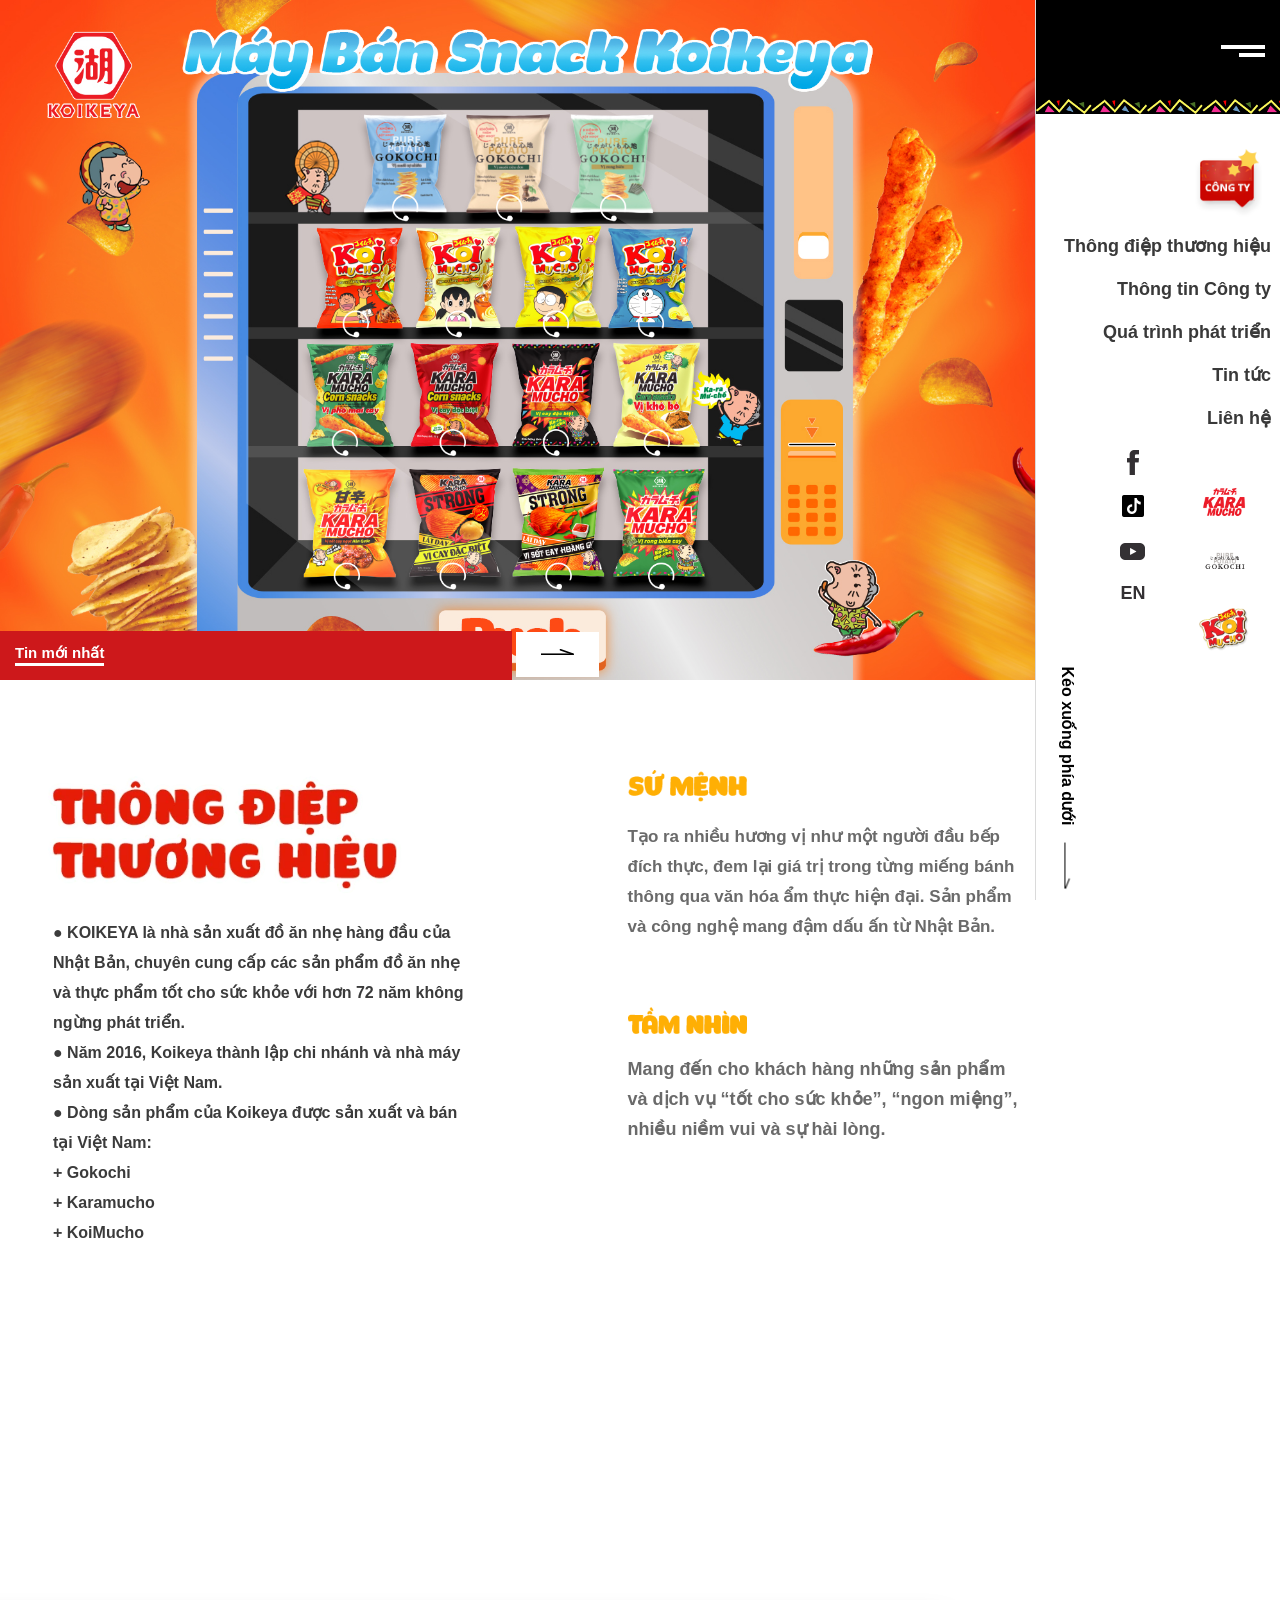
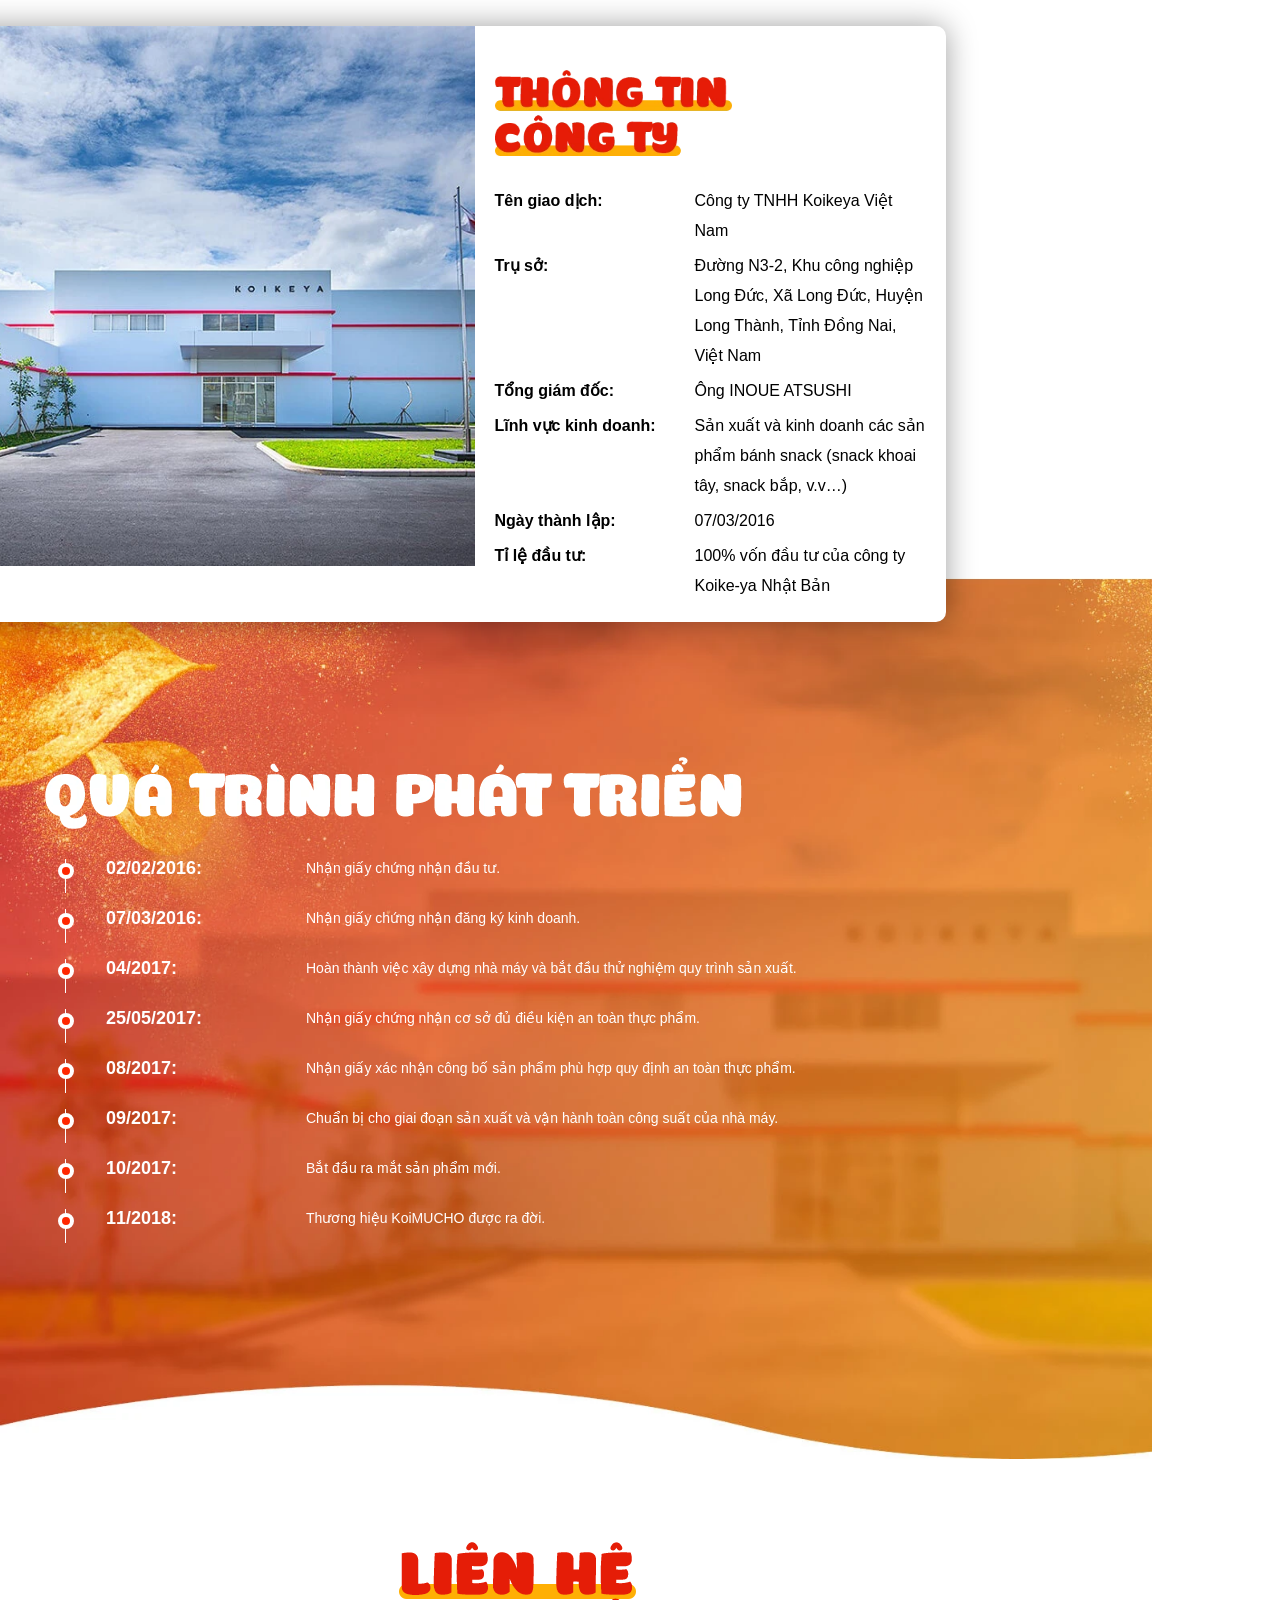
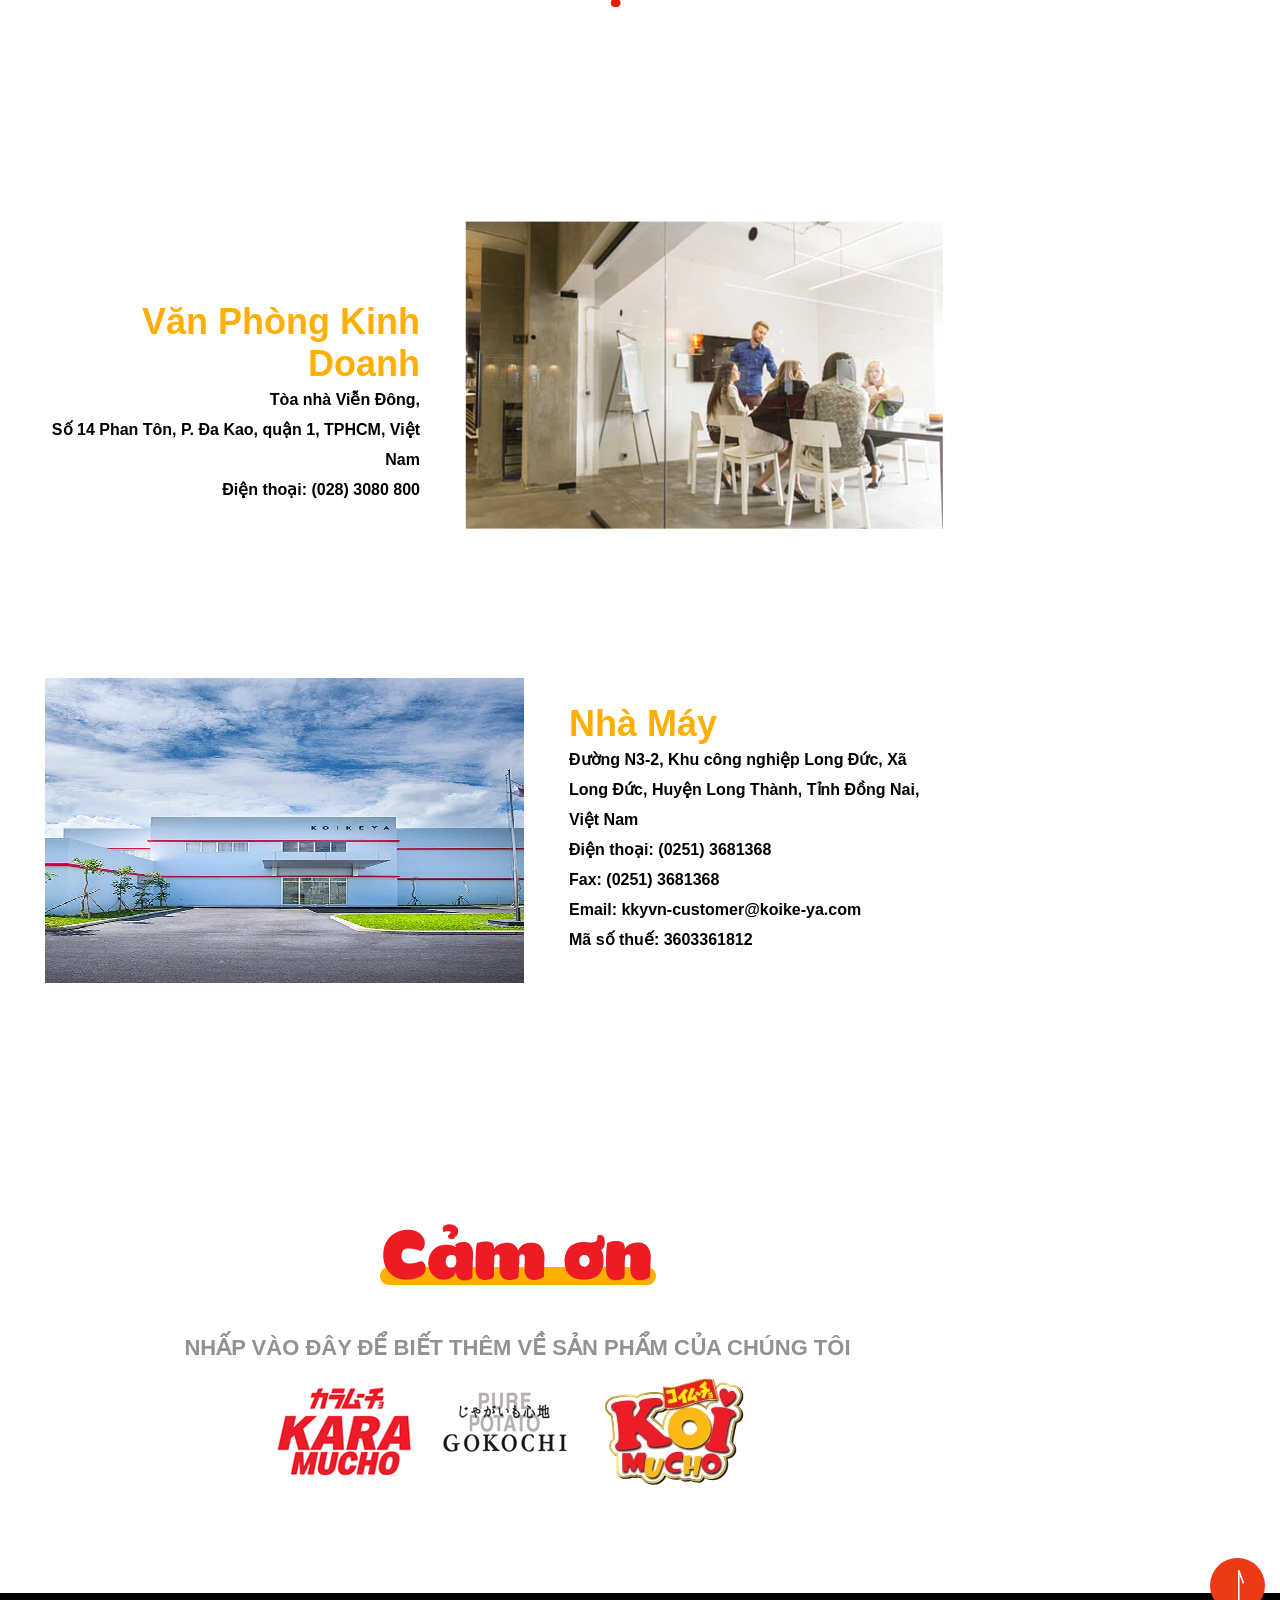
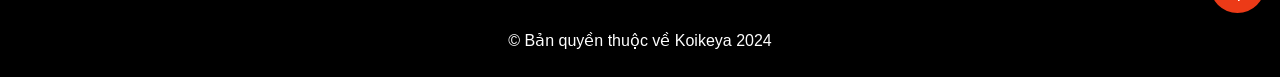
<file: corporate.html>
<!DOCTYPE html>
<html lang="en">
  <head>
    <meta charset="UTF-8" />
    <meta
      name="viewport"
      content="width=device-width, initial-scale=1, shrink-to-fit=no"
    />
    <link
      rel="stylesheet"
      href="https://cdn.jsdelivr.net/npm/bootstrap@4.3.1/dist/css/bootstrap.min.css"
      integrity="sha384-ggOyR0iXCbMQv3Xipma34MD+dH/1fQ784/j6cY/iJTQUOhcWr7x9JvoRxT2MZw1T"
      crossorigin="anonymous"
    />
    <title>Corporate Site | Koikeya</title>
    <meta name="author" content="Corporate Site" />
    <meta
      property="og:image"
      content="./assets/main-img/banner-corporate.jpg"
    />
    <link
      rel="icon"
      type="image/x-icon"
      href="./assets/main-img/logo-web.png"
    />
    <link rel="stylesheet" href="./corporate.css" />
    <link rel="stylesheet" href="./responsive-corporate.css" />
    <script src="https://ajax.googleapis.com/ajax/libs/jquery/3.7.1/jquery.min.js"></script>
    <script src="corporate.js"></script>
  </head>

  <body>
    <div class="row w-100 p-0 m-0">
      <div
        class="corporate-left"
        data-bs-spy="scroll"
        data-bs-target="#list-example"
        data-bs-offset="0"
        class="scrollspy-example"
        tabindex="0"
      >
        <div class="banner" id="banner">
          <img
            src="./assets/main-img/banner-corporate.jpg"
            alt=""
            class="nav-banner"
          />
          <div class="banner-bottom">
            <div class="content">
              <h2>Tin mới nhất</h2>
            </div>
            <div class="btn">
              <a href=""></a>
            </div>
          </div>
        </div>
        <div id="brand-message" class="section-brand">
          <div class="section-brand-message p-5">
            <img
              src="./assets/main-img/brand-message-vi.d3478b57.webp"
              alt=""
              width="84%"
              class="mt-5 mb-4"
            />
            <p>
              ● KOIKEYA là nhà sản xuất đồ ăn nhẹ hàng đầu của Nhật Bản, chuyên
              cung cấp các sản phẩm đồ ăn nhẹ và thực phẩm tốt cho sức khỏe với
              hơn 72 năm không ngừng phát triển.
              <br />
              ● Năm 2016, Koikeya thành lập chi nhánh và nhà máy sản xuất tại
              Việt Nam.
              <br />
              ● Dòng sản phẩm của Koikeya được sản xuất và bán tại Việt Nam:
              <br />
              + Gokochi
              <br />+ Karamucho <br />+ KoiMucho
            </p>
          </div>
          <div class="mission-container">
            <div class="content-mission">
              <img
                src="./assets/main-img/download (5).png"
                alt=""
                width="30%"
              />
              <div>
                Tạo ra nhiều hương vị như một người đầu bếp đích thực, đem lại
                giá trị trong từng miếng bánh thông qua văn hóa ẩm thực hiện
                đại. Sản phẩm và công nghệ mang đậm dấu ấn từ Nhật Bản.
              </div>
            </div>
            <div class="content-vision">
              <img
                src="./assets/main-img/download (6).png"
                alt=""
                width="30%"
              />
              <div>
                Mang đến cho khách hàng những sản phẩm và dịch vụ “tốt cho sức
                khỏe”, “ngon miệng”, nhiều niềm vui và sự hài lòng.
              </div>
            </div>
          </div>
        </div>
        <div id="company-info" class="wh-100">
          <div class="container w-100">
            <div class="company-info_wrap d-flex">
              <div class="company-img">
                <img
                  src="./assets/main-img/koikeya.e0953440.webp"
                  alt=""
                  width="540px"
                  height="540px"
                />
              </div>
              <div class="company-content w-100">
                <img
                  src="./assets/main-img/company-info-vi.87ea4a58 (1).webp"
                  alt=""
                  width="55%"
                />
                <ul class="w-100">
                  <li class="w-100">
                    <p class="title">Tên giao dịch:</p>
                    <p class="content text-left">
                      Công ty TNHH Koikeya Việt Nam
                    </p>
                  </li>
                  <li class="w-100">
                    <p class="title">Trụ sở:</p>
                    <p class="content">
                      Đường N3-2, Khu công nghiệp Long Đức, Xã Long Đức, Huyện
                      Long Thành, Tỉnh Đồng Nai, Việt Nam
                    </p>
                  </li>
                  <li class="w-100">
                    <p class="title">Tổng giám đốc:</p>
                    <p class="content">Ông INOUE ATSUSHI</p>
                  </li>
                  <li class="w-100">
                    <p class="title">Lĩnh vực kinh doanh:</p>
                    <p class="content">
                      Sản xuất và kinh doanh các sản phẩm bánh snack (snack
                      khoai tây, snack bắp, v.v…)
                    </p>
                  </li>
                  <li class="w-100">
                    <p class="title">Ngày thành lập:</p>
                    <p class="content">07/03/2016</p>
                  </li>
                  <li class="w-100">
                    <p class="title">Tỉ lệ đầu tư:</p>
                    <p class="content">
                      100% vốn đầu tư của công ty Koike-ya Nhật Bản
                    </p>
                  </li>
                </ul>
              </div>
            </div>
          </div>
        </div>
        <div id="other" class="section-other">
          <div class="container">
            <div class="section-other__content">
              <h2 class="">
                <img src="./assets/main-img/other-vi.a09af81f.webp" alt="" />
              </h2>
              <ul>
                <li>
                  <div>02/02/2016:</div>
                  <p>Nhận giấy chứng nhận đầu tư.</p>
                </li>
              </ul>
              <ul>
                <li>
                  <div>07/03/2016:</div>
                  <p>Nhận giấy chứng nhận đăng ký kinh doanh.</p>
                </li>
              </ul>
              <ul>
                <li>
                  <div>04/2017:</div>
                  <p>
                    Hoàn thành việc xây dựng nhà máy và bắt đầu thử nghiệm quy
                    trình sản xuất.
                  </p>
                </li>
              </ul>
              <ul>
                <li>
                  <div>25/05/2017:</div>
                  <p>
                    Nhận giấy chứng nhận cơ sở đủ điều kiện an toàn thực phẩm.
                  </p>
                </li>
              </ul>
              <ul>
                <li>
                  <div>08/2017:</div>
                  <p>
                    Nhận giấy xác nhận công bố sản phẩm phù hợp quy định an toàn
                    thực phẩm.
                  </p>
                </li>
              </ul>
              <ul>
                <li>
                  <div>09/2017:</div>
                  <p>
                    Chuẩn bị cho giai đoạn sản xuất và vận hành toàn công suất
                    của nhà máy.
                  </p>
                </li>
              </ul>
              <ul>
                <li>
                  <div>10/2017:</div>
                  <p>Bắt đầu ra mắt sản phẩm mới.</p>
                </li>
              </ul>
              <ul>
                <li>
                  <div>11/2018:</div>
                  <p>Thương hiệu KoiMUCHO được ra đời.</p>
                </li>
              </ul>
            </div>
          </div>
        </div>
        <div class="contact" id="contact">
          <div class="container">
            <img
              src="./assets/main-img/download (8).png"
              alt=""
              class="contact-title-img"
            />
            <div class="contact-wrap">
              <div class="contact-content">
                <div class="section-contact">
                  <div>
                    <h3>Văn Phòng Kinh Doanh</h3>
                    <p class="address-first">Tòa nhà Viễn Đông,</p>
                    <p>Số 14 Phan Tôn, P. Đa Kao, quận 1, TPHCM, Việt Nam</p>
                    <a href="tel:+842873080800">Điện thoại: (028) 3080 800</a>
                  </div>
                  <div>
                    <img
                      src="./assets/main-img/contact-img01.9b5e8e70.webp"
                      alt=""
                    />
                  </div>
                </div>
                <div class="section-contact">
                  <div>
                    <img
                      src="./assets/main-img/contact-img02.76fb9b3e.png"
                      alt=""
                    />
                  </div>
                  <div class="reverse">
                    <h3>Nhà Máy</h3>
                    <p class="address">
                      Đường N3-2, Khu công nghiệp Long Đức, Xã Long Đức, Huyện
                      Long Thành, Tỉnh Đồng Nai, Việt Nam
                    </p>
                    <a href="tel:+842513681368" class="phone"
                      >Điện thoại: (0251) 3681368</a
                    >
                    <p class="fax">Fax: (0251) 3681368</p>
                    <a href="mailto:kkyvn-customer@koike-ya.com" class="email"
                      >Email: kkyvn-customer@koike-ya.com</a
                    >
                    <p class="tax">Mã số thuế: 3603361812</p>
                  </div>
                </div>
              </div>
            </div>
          </div>
        </div>
        <div class="thank-you">
          <div>
            <img src="./assets/main-img/thank-you.png" alt="" class="mb-5" />
          </div>
          <p>NHẤP VÀO ĐÂY ĐỂ BIẾT THÊM VỀ SẢN PHẨM CỦA CHÚNG TÔI</p>
          <div class="d-flex justify-content-center logo-bottom">
            <a href="./karamucho.html">
              <img
                src="./assets/main-img/menu-logo-karamucho.c466da1b.png"
                alt=""
              />
            </a>
            <a href="./gokochi.html">
              <img src="./assets/main-img/menu-logo-gokochi.png" alt="" />
            </a>
            <a href="./koimucho.html">
              <img src="./assets/main-img/koi-mucho.43d8c88e.webp" alt="" />
            </a>
          </div>
        </div>
      </div>
      <div class="corporate-right" id="list-example" class="list-group">
        <div class="d-flex flex-column vh-100 ">
          <div class="w-100 navbar-wrap fixed-left">
            <div class="navbar-inner d-flex justify-content-end ">
              <div class="nav-logo">
                <img src="./assets/main-img/logo.1ca9125c.webp" />
              </div>
              <div class="navbar-btn" id="navbar-btn">
                <span></span>
                <span></span>
              </div>
            </div>
          </div>
          <div class="navbar-content">
            <div class="btn-navbar-content">
              <img src="./assets/main-img/close.png" alt="" id="close-img" />
            </div>
            <div class="navbar-content_wrap">
              <div class="nav-content_list">
                <div class="nav-content_item">
                  <a href="index.html">Trang chủ</a>
                </div>
                <div class="nav-content_item ">
                  <a href="" class="active">Website Công Ty</a>
                </div>
                <div class="nav-content_item">
                  <a href="./karamucho.html">KARAMUCHO</a>
                </div>
                <div class="nav-content_item">
                  <a href="./koimucho.html">KoiMUCHO</a>
                </div>
                <div class="nav-content_item">
                  <a href="./gokochi.html">Gokochi</a>
                </div>
                <div class="nav-content_logo">
                  <a
                    href="./karamucho.html"
                    class="nav-content__logo__karamocho"
                    ><img
                      src="./assets/main-img/menu-logo-karamucho.c466da1b.png"
                      alt=""
                      width="280px"
                      height="250px"
                  /></a>
                  <a href="./gokochi.html" class="nav-content__logo__koimocho"
                    ><img src="./assets/gokochi/Logo Gokochi.jpg" alt=""
                  /></a>
                  <a href="./koimucho.html" class="nav-content__logo__koimocho"
                    ><img
                      src="./assets/main-img/menu-logo-koimucho.8d4b4646.webp"
                      alt=""
                  /></a>
                </div>
                <div class="nav-content_social">
                  <a href="https://www.facebook.com/Karamucho.Vn/"
                    ><img src="./assets/main-img/download (16).png" alt=""
                  /></a>
                  <a href="https://www.tiktok.com/@koikeya_snack"
                    ><img src="./assets/main-img/tiktok.png" alt=""
                  /></a>
                  <a
                    href="https://www.youtube.com/channel/UCUNnWTLL2CyNMmF2dpbd9xg"
                    ><img src="./assets/main-img/download (17).png" alt=""
                  /></a>
                  <a href="javascript:void(0);" id="language">EN</a>
                </div>
              </div>
            </div>
          </div>
          <div class="w-100 navbar-scroll">
            <div class="w-100 d-flex justify-content-end">
              <img
                src="./assets/main-img/icon-corp-vi.7eacaf6f.webp"
                alt=""
                class="company-icon"
              />
            </div>
            <div class="w-100 d-flex flex-column align-items-end">
              <div class="nav-scroll_item">
                <a href="#brand-message"> Thông điệp thương hiệu </a>
              </div>
              <div class="nav-scroll_item">
                <a href="#company-info"> Thông tin Công ty </a>
              </div>
              <div class="nav-scroll_item">
                <a href="#other"> Quá trình phát triển </a>
              </div>
              <div class="nav-scroll_item">
                <a href="#contact"> Tin tức </a>
              </div>
              <div class="nav-scroll_item">
                <a href="#contact"> Liên hệ </a>
              </div>
            </div>
            <div class="d-flex justify-content-around">
              <div>
                <div class="scroll-down vi">
                  <a href="#">Kéo xuống phía dưới</a>
                </div>
              </div>
              <div class="navbar-scroll_social">
                <a href="https://www.facebook.com/Karamucho.Vn/"
                  ><img
                    src="./assets/main-img/download (3).png"
                    alt=""
                    width="12px"
                    height="25px"
                /></a>
                <a href="https://www.tiktok.com/@koikeya_snack"
                  ><img
                    src="./assets/main-img/icons8-tiktok-30.png"
                    alt=""
                    href="https://www.tiktok.com/@koikeya_snack"
                /></a>
                <a
                  href="https://www.youtube.com/channel/UCUNnWTLL2CyNMmF2dpbd9xg"
                  ><img src="./assets/main-img/download (4).png" alt=""
                /></a>
                <a href="javascript:void(0)" id="language-bottom">EN</a>
              </div>
              <div class="navbar-scroll_logo">
                <a href="./karamucho.html"
                  ><img
                    src="./assets/main-img/menu-logo-karamucho.c466da1b.png"
                    alt=""
                /></a>
                <a href="./gokochi.html">
                  <img src="./assets/gokochi/Logo Gokochi.jpg" alt="" />
                </a>
                <a href="./koimucho.html">
                  <img
                    src="./assets/main-img/menu-logo-koimucho.8d4b4646.webp"
                    alt=""
                  />
                </a>
              </div>
            </div>
          </div>
        </div>
      </div>
      <footer>
        <div class="copyright">
          <div class="back-top"></div>
          <span>© Bản quyền thuộc về Koikeya 2024</span>
        </div>
      </footer>
    </div>
  </body>
</html>
</file>
<file: corporate.css>
body {
    /* overflow: hidden; */
}

.corporate-left {
    max-width: calc(100% - 245px);
}

.corporate-right {
    width: 245px;
    max-height: 100vh;
    border-left: 1px solid #dadada;
    background-color: white;
    position: fixed;
    right: 0;
}

.navbar-wrap {
    padding: 15px 15px 30px 15px;
    background: #000 url("./assets/main-img/download\ \(1\).png") repeat-x 0 100% / auto 15px;
}

.navbar-inner {
    height: 69px;
}

.navbar-btn {
    position: relative;
    width: 44px;
    height: 3px;
    cursor: pointer;
    z-index: 9999;
}

.navbar-btn span:first-child {
    width: 100%;
    top: 30px;
    position: absolute;
    left: 0;
    height: 4px;
    width: 100%;
    background: #fff;
    -webkit-transition: 0.4s cubic-bezier(0.165, 0.84, 0.44, 1),
    width 0.4s cubic-bezier(0.165, 0.84, 0.44, 1) 0.4s;
    transition: 0.4s cubic-bezier(0.165, 0.84, 0.44, 1),
    width 0.4s cubic-bezier(0.165, 0.84, 0.44, 1) 0.4s;
}

.navbar-btn span {
    width: 60%;
    top: 38px;
    position: absolute;
    right: 0;
    height: 4px;
    background: #fff;
    -webkit-transition: 0.4s cubic-bezier(0.165, 0.84, 0.44, 1),
    width 0.4s cubic-bezier(0.165, 0.84, 0.44, 1) 0.4s;
    transition: 0.4s cubic-bezier(0.165, 0.84, 0.44, 1),
    width 0.4s cubic-bezier(0.165, 0.84, 0.44, 1) 0.4s;
}

.navbar-btn:hover span {
    width: 100%;
}

.navbar-btn.open span:first-child {
    width: 100%;
    top: 30px;
    position: absolute;
    left: 0;
    height: 4px;
    width: 100%;
    background: black;
    transform: rotate(45deg);
    -webkit-transition: 0.4s cubic-bezier(0.165, 0.84, 0.44, 1),
    width 0.4s cubic-bezier(0.165, 0.84, 0.44, 1) 0.4s;
    transition: 0.4s cubic-bezier(0.165, 0.84, 0.44, 1),
    width 0.4s cubic-bezier(0.165, 0.84, 0.44, 1) 0.4s;
}

.navbar-btn.open span:last-child {
    transform: rotate(135deg);
    width: 100%;
    top: 30px;
    position: absolute;
    left: 0;
    height: 4px;
    width: 100%;
    background: black;
}

.navbar-scroll {
    position: relative;
    width: 100%;
    height: 100%;
    padding: 10px 5px;
    overflow: hidden;
}

.nav-scroll_item {
    padding: 8px 4px;
    position: relative;
}

.nav-scroll_item a {
    color: #393939;
    font-size: 18px;
    font-weight: 700;
    text-decoration: none;
}

.nav-scroll_item a::after {
    content: "";
    position: absolute;
    left: 0;
    bottom: 6px;
    width: 0;
    height: 2.5px;
    transition: 0.4s ease-in-out;
    background-color: #6d6d6d;
}

.nav-scroll_item a:hover::after {
    width: 100%;
}

.navbar-scroll_social {
    display: flex;
    flex-direction: column;
    justify-content: end;
    text-align: center;
    margin-bottom: 5rem;
    z-index: 2;
}

.navbar-scroll_social a {
    color: #333033;
    font-size: 18px;
    font-weight: 800;
    text-align: center;
    text-transform: uppercase;
    padding: 8px 0;
}

.navbar-scroll_social a:last-child {
    padding-bottom: 0;
}

.navbar-scroll_logo {
    display: -webkit-box;
    display: -ms-flexbox;
    display: flex;
    -webkit-box-orient: vertical;
    -webkit-box-direction: normal;
    -ms-flex-direction: column;
    flex-direction: column;
    -webkit-box-align: end;
    -ms-flex-align: end;
    align-items: flex-end;
    padding-top: 30px;
}

.navbar-scroll_logo img {
    width: 100%;
    max-width: 50px;
    margin-top: 15px;
    margin-bottom: 15px;
}

.scroll-down {
    position: absolute;
    bottom: 110px;
    left: -5rem;
}

.scroll-down a {
    display: block;
    padding-right: 4rem;
    background: url("./assets/main-img/download\ \(9\).png") no-repeat 100%;
    -webkit-transform: rotate(90deg);
    transform: rotate(90deg);
    color: #000;
    font-size: 16px;
    font-weight: 600;
    opacity: 1;
    -webkit-animation: textscrolldown 3s infinite;
    animation: textscrolldown 3s infinite;
    text-decoration: none;
}

@keyframes textscrolldown {
    0% {
        -webkit-transform: rotate(90deg) translate(0);
        transform: rotate(90deg) translate(0);
        opacity: 0;
    }
    10% {
        opacity: 1;
    }
    90% {
        opacity: 1;
    }
    100% {
        -webkit-transform: rotate(90deg) translate(20px);
        transform: rotate(90deg) translate(20px);
        opacity: 0;
    }
}

.nav-scroll_item a.active {
    color: #cc0f04;
    font-weight: 700;
}

.nav-scroll_item a.active::after {
    content: "";
    position: absolute;
    left: 0;
    bottom: 6px;
    width: 0;
    height: 2.5px;
    transition: 0.4s ease-in-out;
    background-color: #cc0f04;
}

.nav-scroll_item a:hover::after {
    width: 100%;
}

.banner {
    position: relative;
    max-width: 100vw;
    box-sizing: border-box;
    overflow: hidden;
    max-height: 100vh;
}

.banner .logo-koikeya {
    position: absolute;
    top: 22px;
    left: 50%;
    transform: translateX(-50%);
    width: 78px;
}

.banner .logo-koikeya img {
    max-width: 100%;
    height: auto;
}

.banner img {
    height: auto;
    width: 100%;
}

.banner-bottom {
    position: absolute;
    right: 12px;
    bottom: 0;
    left: 0;
    display: flex;
}

.banner-bottom .content {
    padding: 10px 15px;
    min-height: 30px;
    background-color: #cd181b;
    color: #fff;
    -webkit-box-flex: 1;
    flex-grow: 1;
    max-width: 50%;
}

.banner-bottom .content h2 {
    position: relative;
    display: inline-block;
    font-size: 15px;
    font-weight: 600;
}

.banner-bottom .content h2::after {
    content: "";
    position: absolute;
    bottom: -4px;
    left: 0;
    width: 100%;
    height: 3px;
    background-color: #fff;
}

.banner-bottom .btn {
    flex: 0 0 93px;
    max-width: 93px;
    padding-top: 0;
    padding-bottom: 3px;
    padding-left: 3px;
}

.banner-bottom .btn a {
    display: block;
    width: 110%;
    height: 102%;
    background: #fff url("./assets/main-img/download\ \(10\).png") no-repeat 50%;
}

.section-brand {
    position: relative;
    max-width: 1920px;
    margin: 0 auto;
    display: flex;
    padding-bottom: 280px;
}

.section-brand-message {
    -webkit-box-flex: 0;
    -ms-flex: 0 0 50%;
    flex: 0 0 50%;
    max-width: 600px;
    position: relative;
    padding: 80px 20px 190px;
    margin-bottom: 20px;
}

.section-brand-message::after {
    content: "";
    position: absolute;
    right: -4.2%;
    bottom: 0;
    width: 1800px;
    height: 1500px;
    border-radius: 15%;
    z-index: -1;
    background: url("./assets/main-img/download.jpg") repeat 0 0;
    box-shadow: 0 0 21px rgba(0, 0, 0, 0.48);
    transform-origin: 0 0;
    transform: scale(0);
    transition: transform 0.8s ease-in-out, width 0.8s ease-in-out;
}

.section-brand-message.active::after {
    transform: scale(1);
}

.section-brand-message p {
    padding: 0 5px;
    line-height: 30px;
    color: #3b3b3b;
    font-size: 16px;
    font-weight: 600;
    margin-bottom: 30px;
}

.img-brand_bottom {
    margin-bottom: 204px;
}

.section-brand .mission-container {
    padding: 90px 8px 30px 110px;
}

.section-brand .mission-container .content-mission {
    padding-bottom: 35px;
    margin-bottom: 15px;
}

.section-brand .mission-container .content-mission img {
    padding-bottom: 20px;
}

.section-brand .mission-container .content-mission div {
    line-height: 30px;
    color: #6a6a6a;
    font-size: 17px;
    font-weight: 600;
}

.section-brand .mission-container .content-vision {
    padding-top: 15px;
}

.section-brand .mission-container .content-vision img {
    margin-bottom: 20px;
}

.section-brand .mission-container .content-vision div {
    line-height: 30px;
    color: #6a6a6a;
    font-size: 18px;
    font-weight: 600;
}

.company-info {
    background: url("./assets/main-img/download.webp") no-repeat 90px 190px;
}

.container .company-info_wrap {
    position: relative;
    right: 10%;
    display: flex;
    flex-direction: row;
    width: 79vw;
    margin: -60px 20px 0;
    background-color: #fff;
    border-radius: 10px;
    -webkit-box-shadow: 0 0 30px rgba(0, 0, 0, 0.38);
    box-shadow: 0 0 30px rgba(0, 0, 0, 0.38);
    overflow: hidden;
    -webkit-transform: translateY(60px);
    transform: translateY(60px);
    margin-top: -75px;
    -webkit-transform: translateY(75px);
    transform: translateY(75px);
}

.company-info .container .company-info_wrap .company-img {
    -webkit-box-flex: 0;
    -ms-flex: 0 0 45%;
    flex: 0 0 45%;
    max-width: 45%;
    padding-bottom: 30px;
}

.company-content {
    padding: 20px 20px 0 20px;
    line-height: 30px;
    color: #000;
    font-size: 16px;
}

.company-content img {
    padding-bottom: 30px;
    margin-top: 24px;
}

.company-content ul {
    list-style: none;
    padding-left: 0;
}

.company-content ul li {
    display: flex;
    /* margin-bottom: 5px; */
}

.company-content ul li p {
    margin: 0;
    margin-bottom: 5px;
}

.company-content ul li p:first-child {
    flex: 0 0 200px;
    font-weight: 700;
}

.section-other {
    width: 90vw;
    background-image: url("./assets/main-img/bg-leaf01.a41b67c0.webp"),
    url("./assets/main-img/bg-other-sp-right.8e0224e1.webp"),
    url("./assets/main-img/bg-other.c5cd368b.webp");
    position: relative;
    padding-top: 210px;
    padding-bottom: 200px;
    z-index: -1;
    background-repeat: no-repeat;
    background-size: 0 0, 0 0, cover;
}

.section-other .container {
    max-width: 1200px;
    padding: 0 15px;
    margin: 0 auto;
}

.section-other .container .section-other__content {
    /* max-width: 1000px; */
    padding: 0 30px;
    margin: 0 auto;
}

.section-other__content h2 {
    margin-bottom: 30px;
}

.section-other__content ul {
    margin-right: 10px;
    margin-left: 20px;
    border-left: 1px solid #fff;
    color: #fff;
    line-height: 18px;
    font-size: 14px;
}

.section-other__content ul li {
    display: flex;
    position: relative;
}

.section-other__content ul li::before {
    content: "";
    position: absolute;
    top: 4px;
    left: -48px;
    display: block;
    width: 16px;
    height: 16px;
    background-color: #ff2700;
    border: 4px solid #fff;
    border-radius: 50%;
}

.section-other__content ul li div {
    flex: 0 0 200px;
    margin-bottom: 5px;
    font-size: 18px;
    font-weight: 800;
}

.contact .container {
    max-width: 1360px;
    padding: 0 15px;
    margin: 0 auto;
}

.contact {
    padding-top: 53px;
    margin-top: 30px;
    margin-bottom: 40px;
    line-height: 30px;
    font-size: 16px;
    text-align: center;
}

.contact .container img {
    margin-bottom: 56px;
}

.contact .container .contact-wrap {
    padding: 15px;
    background-color: #fff;
}

.contact-wrap .contact-content {
    max-width: 990px;
    padding: 60px 15px;
    margin: 0 auto;
}

.contact-wrap .contact-content .section-contact {
    box-sizing: border-box;
    padding-top: 53px;
    margin-top: 30px;
    margin-bottom: 40px;
    line-height: 30px;
    font-size: 16px;
    text-align: center;
    display: -webkit-box;
    display: -ms-flexbox;
    display: flex;
    -webkit-box-pack: center;
    -ms-flex-pack: center;
    justify-content: center;
    -webkit-box-align: center;
    -ms-flex-align: center;
    align-items: center;
    -ms-flex-wrap: wrap;
    flex-wrap: nowrap;
}

.section-contact div img {
    margin-bottom: 15px;
}

.section-contact div {
    font-weight: 600;
    padding-right: 45px;
    text-align: right;
    line-height: 30px;
    font-size: 16px;
    color: #000;
}


.section-contact .reverse {
    font-weight: 600;
    padding-right: 45px;
    text-align: left;
    line-height: 30px;
    font-size: 16px;
    color: #000;
    position: relative;
    top: -30px;
}

.section-contact div h3 {
    line-height: normal;
    color: #ffaf04;
    font-size: 36px;
    font-weight: 700;
    padding-bottom: 0;
    margin: 0;
}

.section-contact div p {
    padding-bottom: 0;
    margin: 0;
}

.section-contact div a {
    color: #000;
    text-decoration: none;
}

.thank-you {
    padding-top: 30px;
    padding-bottom: 100px;
    line-height: 30px;
    font-size: 16px;
    text-align: center;
}

.thank-you p {
    margin-bottom: 15px;
    color: #929292;
    font-size: 22px;
    font-weight: 600;
    text-transform: uppercase;
}

footer {
    position: relative;
    z-index: 20;
    width: 100vw;
    height: 50px;
}

footer .copyright {
    position: relative;
    font-size: 16px;
    text-align: center;
    color: #fff;
    padding-top: 36px;
    padding-bottom: 24px;
    background: #000;
}

footer .back-top {
    position: absolute;
    right: 15px;
    top: -35px;
    height: 55px;
    width: 55px;
    z-index: 9;
    cursor: pointer;
    border-radius: 50%;
    background: #ec3a17 url("./assets/main-img/download (15).png") no-repeat 50%;
    -webkit-transition: 0.4s ease;
    transition: 0.4s ease;
}

.company-icon {
    margin-top: 20px;
    height: 81px;
    margin-right: 10px;
    padding: 5px 0;
}

.navbar-content {
    display: none;
    width: 101vw;
    height: 101vh;
    overflow: hidden;
    position: fixed;
    top: 50%;
    left: 50%;
    transform: translate(-50%, -50%);
    background: #000;
    z-index: 999;
}

.navbar-content.open {
    display: block;
}

.btn-navbar-content  img{
    /*background: white;*/
    width: 36px;
    height: 36px;
    position: absolute;
    right: 1rem;
    top: 1rem;
    display: none;
}

.navbar-content_wrap {
    display: flex;
    align-items: center;
    justify-content: center;
    height: 100%;
    width: 100%;
    padding: 0 20px;
    margin: 0 auto;
    opacity: 1;
    background-color: white;
}

.navbar-content_wrap .nav-content_item {
    opacity: 0;
    padding: 5px 0;
    text-align: center;
}

.navbar-content_wrap .nav-content_item a.active {
    color: black;
    font-weight: 700;
}

.navbar-content_wrap .nav-content_item a {
    position: relative;
    font-size: 2.5rem;
    font-weight: 400;
    color: #6d6d6d;
    text-transform: capitalize;
    text-decoration: none;
}

.navbar-content_wrap .nav-content_item a:after {
    content: "";
    position: absolute;
    left: 0;
    bottom: 0;
    height: 2px;
    width: 0;
    -webkit-transition: 0.4s ease-in-out;
    transition: 0.4s ease-in-out;
    background: black;
}

.navbar-content_wrap .nav-content_item:hover a:after {
    width: 100%;
}

.nav-content_logo {
    text-align: center;
    width: 100%;
    opacity: 0;
    display: flex;
}

.nav-content__logo__karamocho {
    width: 50%;
}

.nav-content__logo__karamocho img {
    max-width: 100%;
    height: auto;
    padding: 50px;
    padding-top: 25px;
    padding-bottom: 0;
}

.nav-content__logo__koimocho {
    width: 50%;
}

.nav-content__logo__koimocho img {
    max-width: 100%;
    height: auto;
    padding: 50px;
    padding-top: 25px;
    padding-bottom: 0;
}

.nav-content_social {
    display: flex;
    align-items: center;
    justify-content: center;
    height: 100%;
    max-width: 100%;
    margin-top: 35px;
    opacity: 0;
}

.nav-content_social a {
    padding: 0 45px;
}


.nav-content_social a:last-child {
    color: #cacaca;
    font-size: 20px;
    font-weight: 600;
    text-transform: uppercase;
    text-decoration: underline;
}

.nav-logo {
    display: none;
}
</file>
<file: responsive-corporate.css>
/* Mobile & Tablet */
@media (max-width: 1023px) {

}

/* Tablet */
@media (min-width: 740px) and (max-width: 1024px) {
    .corporate-right {
        width: 100%;
    }

    .corporate-right .d-flex.flex-column {
        height: auto !important;
    }

    .navbar-wrap {
        position: fixed;
    }


    .navbar-inner {
        display: flex;
        justify-content: space-between !important;
    }

    .nav-logo {
        display: flex;
        justify-content: center;
        align-items: center;
    }

    .nav-logo img {
        max-width: 100% !important;
        height: 50px !important;
    }

    .corporate-left {
        max-width: 100vw;
        overflow: hidden;
    }

    .banner {
        padding-top: 7rem;
        width: 100%;
        max-height: calc(100vh - 84px);
    }

    .banner-bottom .content {
        max-width: 85%;
    }

    .navbar-scroll {
        display: none;
    }

    .section-brand-message {
        padding: 20px 20px 88px 20px !important;
    }

    .section-brand .mission-container {
        padding: 90px 50px 70px;
    }

    .container .company-info_wrap {
        width: 100%;
        left: -15px;
        flex-direction: column;
    }

    .company-img img {
        max-width: 100%;
        height: auto;
        width: 100% !important;
    }

    .company-content {
        padding: 45px 20px 35px
    }

    .company-content img {
        margin-top: 0;
    }

    .company-content ul li p:first-child {
        flex: 0 0 200px;
    }

    .container {
        max-width: 100%;
    }

    .company-content img {
        max-width: 100% !important;
        width: 250px;
    }

    .company-content ul {
        line-height: 3rem;
        color: #000;
        font-size: 2rem;
    }

    .section-other {
        width: 100vw;
    }

    .section-other__content h2 img {
        width: 100%;
    }

    .section-other__content ul li {
        flex-direction: column;
    }

    .section-contact div {
        padding-right: 0;
    }

    .section-other__content ul li div {
        flex: none;
    }

    .contact .container img {
        max-width: 100%;
        padding-left: 20px;
        margin-bottom: 0;
    }

    .contact-wrap .contact-content .section-contact {
        padding-top: 0;
        margin-bottom: 0;
        margin-top: 0;
    }

    .section-contact__content {
        padding: 60px 15px;
    }

    .contact-wrap .contact-content .section-contact:last-child {
        margin-top: 70px;
    }

    .contact-content .section-contact:last-child img {
        max-width: 90%;
        padding-left: 0;
        position: relative;
        left: -2rem;
    }

    .section-contact .reverse {
        top: 0;
        left: 1rem;
        width: 50%;
    }

    .section-contact .reverse, .section-contact div {
        font-size: 19px;
    }

    .contact-img {
        max-height: none;
        margin-bottom: 56px !important;
    }

    .btn-navbar-content  img {
        display: block;
    }
}

/* Mobile */
@media (max-width: 739px) {
    .corporate-right {
        width: 100%;
    }

    .corporate-right .d-flex.flex-column {
        height: auto !important;
    }

    .navbar-wrap {
        position: fixed;

    }


    .navbar-inner {
        display: flex;
        justify-content: space-between !important;
    }

    .nav-logo {
        display: flex;
        justify-content: center;
        align-items: center;
    }

    .nav-logo img {
        max-width: 100% !important;
        height: 50px !important;
    }

    .corporate-left {
        max-width: 100vw;
        overflow: hidden;
    }

    .banner {
        padding-top: 5.5rem;
        height: 100vh !important;
        width: 100%;
        max-height: calc(100vh - 84px);
    }

    .banner-bottom .content {
        max-width: 85%;
    }

    .navbar-scroll {
        display: none;
    }

    .section-brand {
        display: block;
        padding-bottom: 0;
    }

    .section-brand-message::after {
        right: 0;
    }

    .section-brand-message {
        padding: 20px 20px 88px 20px !important;
    }

    .section-brand::after {
        background: url(https://koike-ya.vn/img/brand-message-element.042f956b.webp) no-repeat top / contain;
        width: 300px;
        top: 24%;
        left: 110%;
    }

    .section-brand .mission-container {
        padding: 90px 30px 70px;
    }

    .section-brand .mission-container .content-mission div {
        font-size: 18px;
    }

    .section-brand .mission-container .content-mission img, .section-brand .mission-container .content-vision img {
        width: 40% !important;
    }

    .container .company-info_wrap {
        width: 100%;
        left: -15px;
        flex-direction: column;
    }

    .company-img img {
        max-width: 100%;
        height: auto;
    }

    .company-content {
        padding: 45px 20px 35px
    }

    .company-content img {
        margin-top: 0;
    }

    .company-content ul li p:first-child {
        flex: 0 0 120px;
    }

    .section-other {
        width: 100vw;
    }

    .section-other__content h2 img {
        width: 100%;
    }

    .section-other__content ul li {
        flex-direction: column;
    }

    .section-contact div {
        padding-right: 0;
    }

    .section-other__content ul li div {
        flex: none;
    }

    .contact-wrap .contact-content {
        padding: 55px 30px 0;
    }


    .contact .container img {
        max-height: none;
        max-width: 100%;
        margin-bottom: 0;
    }

    .contact-wrap .contact-content .section-contact {
        flex-direction: column-reverse;
        justify-content: center;
        align-items: center;
    }

    .section-contact:first-child div:first-child {
        text-align: center;
    }

    .contact-wrap .contact-content .section-contact:last-child {
        flex-direction: column;
    }

    .section-contact .reverse {
        top: 0;
        display: flex;
        flex-direction: column;
        text-align: center;
        padding-right: 0;

    }

    footer {
        display: none
    }

    .nav-content_logo {
        display: flex;
    }

    .nav-content_social a {
        padding: 0 35px
    }

    .nav-content__logo__karamocho img {
        padding: 25px;

    }

    .nav-content__logo__koimocho img {
        padding: 25px;
    }

    .logo-bottom img{
        width: 100%;
    }

    .contact-content .section-contact:nth-child(1) div {
        width: auto !important;
    }

    .btn-navbar-content  img {
        display: block;
    }
}
</file>
